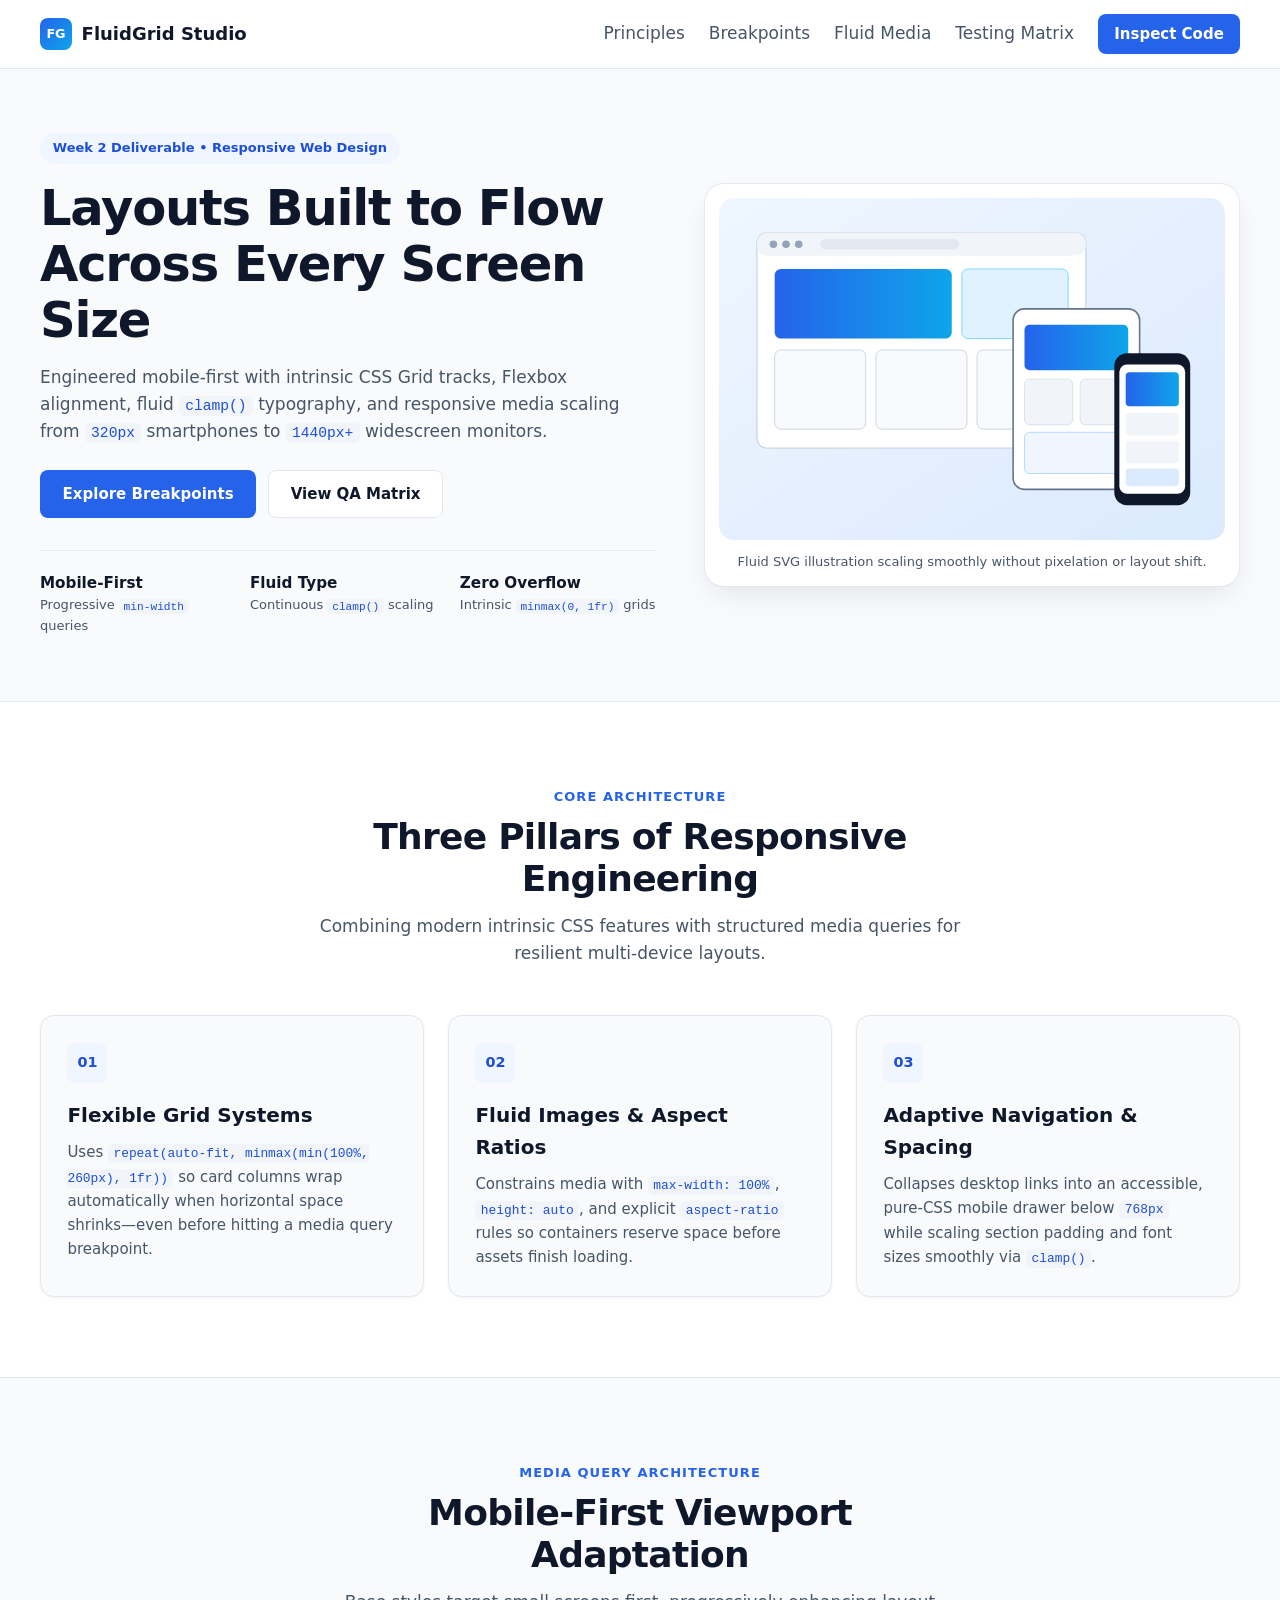
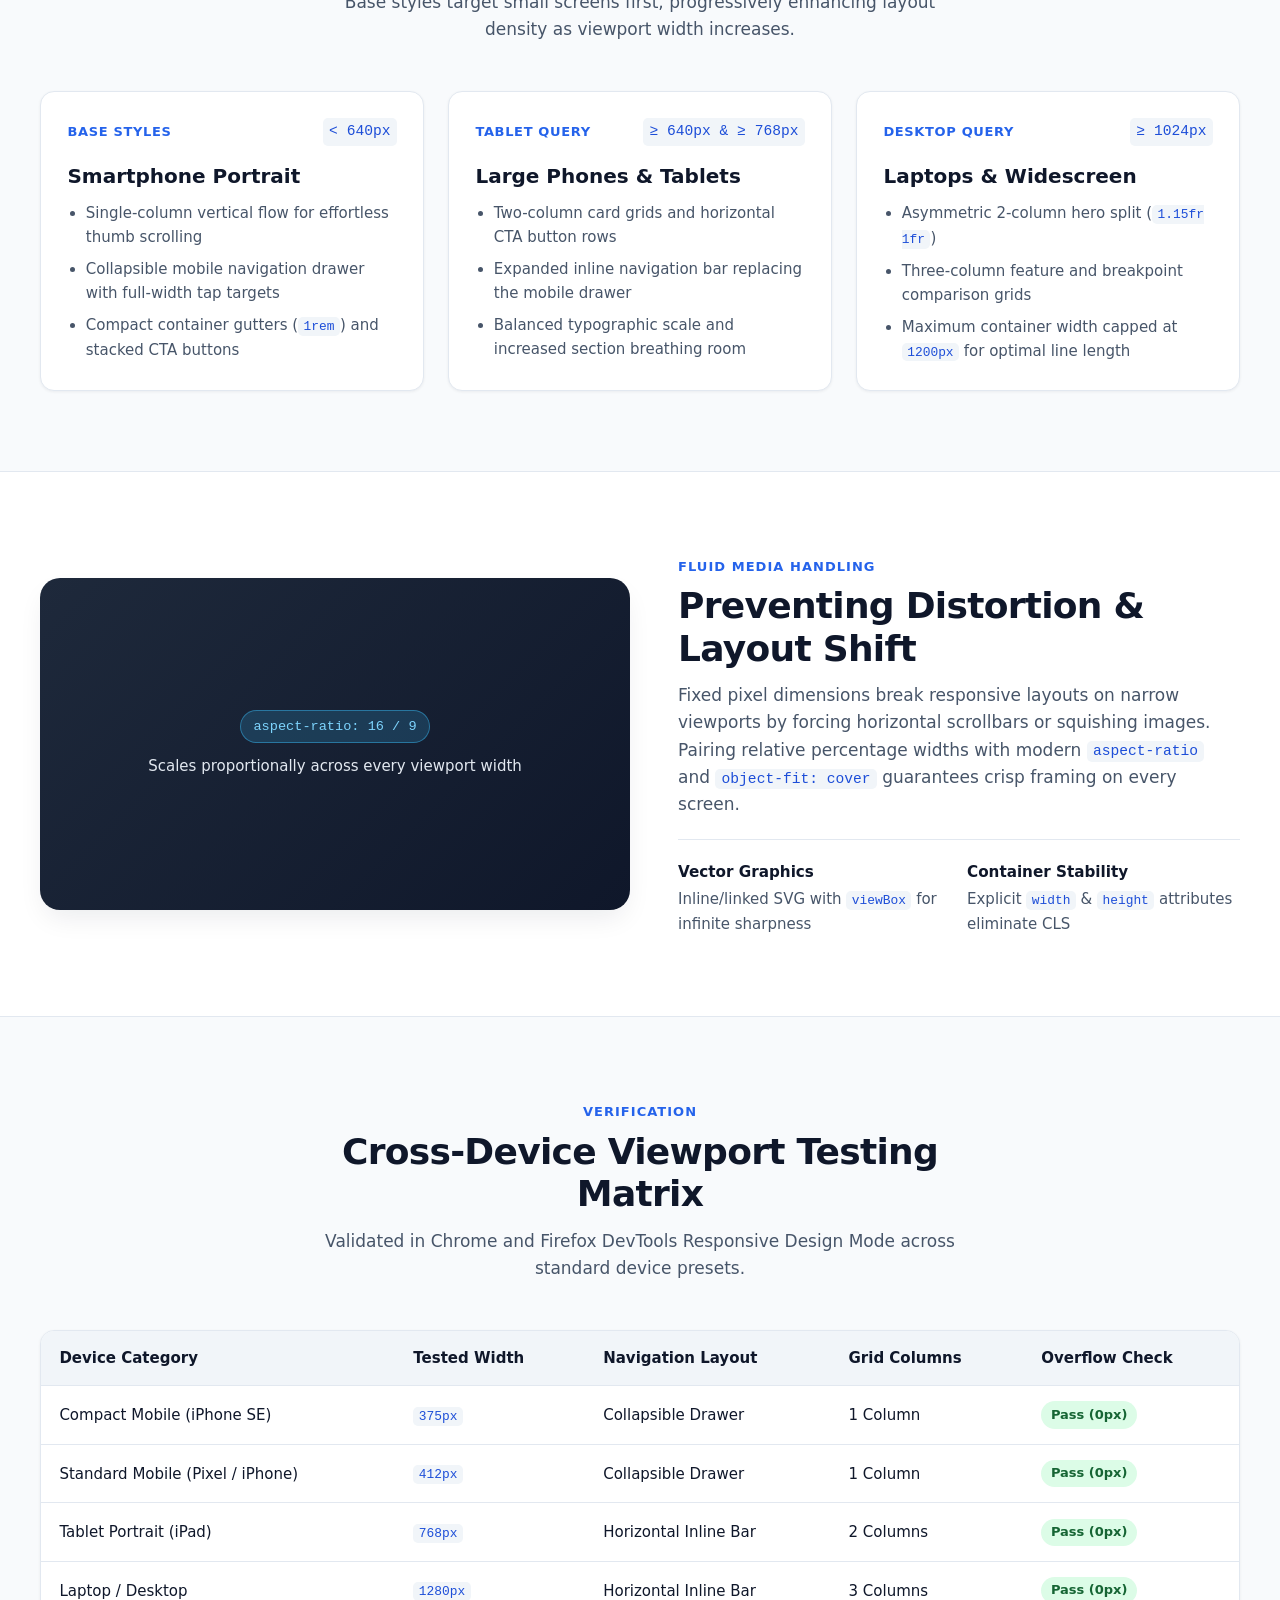
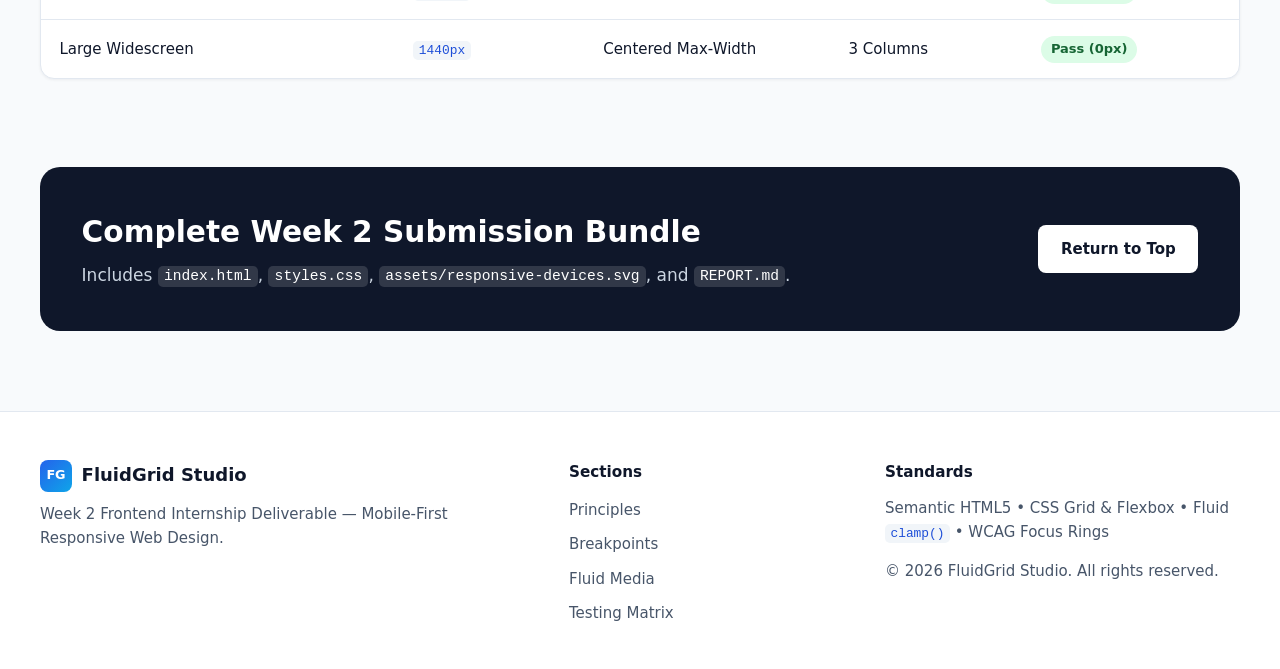
<file: week-2-responsive-web-design/week-2-responsive-web-design/index.html>
<!DOCTYPE html>
<html lang="en">
<head>
  <meta charset="UTF-8" />
  <meta name="viewport" content="width=device-width, initial-scale=1.0" />
  <meta name="description" content="Week 2 Frontend Internship Task: Responsive Web Design featuring fluid grids, flexible images, CSS clamp() typography, and adaptive media queries." />
  <title>FluidGrid Studio — Responsive Web Design Showcase</title>
  <link rel="stylesheet" href="styles.css" />
</head>
<body>
  <a href="#main-content" class="skip-link">Skip to main content</a>

  <!-- Header & Pure-CSS Responsive Navigation -->
  <header class="site-header">
    <div class="container nav-bar">
      <a href="#" class="brand" aria-label="FluidGrid Studio Home">
        <span class="brand-badge" aria-hidden="true">FG</span>
        <span>FluidGrid Studio</span>
      </a>

      <!-- Pure CSS Hamburger Toggle for Mobile Viewports -->
      <input type="checkbox" id="nav-toggle" class="nav-toggle" aria-label="Toggle navigation menu" />
      <label for="nav-toggle" class="nav-toggle-label" aria-hidden="true">
        <span></span>
        <span></span>
        <span></span>
      </label>

      <nav class="site-nav" aria-label="Primary Navigation">
        <ul class="nav-list">
          <li><a href="#principles">Principles</a></li>
          <li><a href="#breakpoints">Breakpoints</a></li>
          <li><a href="#gallery">Fluid Media</a></li>
          <li><a href="#testing">Testing Matrix</a></li>
          <li><a href="#contact" class="btn btn-primary btn-sm">Inspect Code</a></li>
        </ul>
      </nav>
    </div>
  </header>

  <!-- Main Content -->
  <main id="main-content">
    <!-- Hero Section -->
    <section class="hero">
      <div class="container hero-layout">
        <div class="hero-text">
          <span class="pill">Week 2 Deliverable &bull; Responsive Web Design</span>
          <h1>Layouts Built to Flow Across Every Screen Size</h1>
          <p class="hero-lead">
            Engineered mobile-first with intrinsic CSS Grid tracks, Flexbox alignment, fluid <code>clamp()</code> typography, and responsive media scaling from <code>320px</code> smartphones to <code>1440px+</code> widescreen monitors.
          </p>
          <div class="hero-cta-group">
            <a href="#breakpoints" class="btn btn-primary">Explore Breakpoints</a>
            <a href="#testing" class="btn btn-secondary">View QA Matrix</a>
          </div>
          <ul class="hero-stats" aria-label="Key Responsive Techniques">
            <li>
              <strong>Mobile-First</strong>
              <span>Progressive <code>min-width</code> queries</span>
            </li>
            <li>
              <strong>Fluid Type</strong>
              <span>Continuous <code>clamp()</code> scaling</span>
            </li>
            <li>
              <strong>Zero Overflow</strong>
              <span>Intrinsic <code>minmax(0, 1fr)</code> grids</span>
            </li>
          </ul>
        </div>

        <figure class="hero-figure">
          <img
            src="assets/responsive-devices.svg"
            alt="Diagram showing desktop, tablet, and smartphone layouts adapting across viewports"
            width="800"
            height="540"
          />
          <figcaption>Fluid SVG illustration scaling smoothly without pixelation or layout shift.</figcaption>
        </figure>
      </div>
    </section>

    <!-- Core Responsive Principles -->
    <section id="principles" class="section section-surface">
      <div class="container">
        <header class="section-heading">
          <span class="eyebrow">Core Architecture</span>
          <h2>Three Pillars of Responsive Engineering</h2>
          <p>Combining modern intrinsic CSS features with structured media queries for resilient multi-device layouts.</p>
        </header>

        <div class="auto-grid">
          <article class="feature-card">
            <div class="icon-chip" aria-hidden="true">01</div>
            <h3>Flexible Grid Systems</h3>
            <p>
              Uses <code>repeat(auto-fit, minmax(min(100%, 260px), 1fr))</code> so card columns wrap automatically when horizontal space shrinks—even before hitting a media query breakpoint.
            </p>
          </article>

          <article class="feature-card">
            <div class="icon-chip" aria-hidden="true">02</div>
            <h3>Fluid Images &amp; Aspect Ratios</h3>
            <p>
              Constrains media with <code>max-width: 100%</code>, <code>height: auto</code>, and explicit <code>aspect-ratio</code> rules so containers reserve space before assets finish loading.
            </p>
          </article>

          <article class="feature-card">
            <div class="icon-chip" aria-hidden="true">03</div>
            <h3>Adaptive Navigation &amp; Spacing</h3>
            <p>
              Collapses desktop links into an accessible, pure-CSS mobile drawer below <code>768px</code> while scaling section padding and font sizes smoothly via <code>clamp()</code>.
            </p>
          </article>
        </div>
      </div>
    </section>

    <!-- Breakpoint Strategy Section -->
    <section id="breakpoints" class="section">
      <div class="container">
        <header class="section-heading">
          <span class="eyebrow">Media Query Architecture</span>
          <h2>Mobile-First Viewport Adaptation</h2>
          <p>Base styles target small screens first, progressively enhancing layout density as viewport width increases.</p>
        </header>

        <div class="breakpoint-grid">
          <article class="bp-card">
            <div class="bp-header">
              <span class="bp-tag">Base Styles</span>
              <code>&lt; 640px</code>
            </div>
            <h3>Smartphone Portrait</h3>
            <ul>
              <li>Single-column vertical flow for effortless thumb scrolling</li>
              <li>Collapsible mobile navigation drawer with full-width tap targets</li>
              <li>Compact container gutters (<code>1rem</code>) and stacked CTA buttons</li>
            </ul>
          </article>

          <article class="bp-card">
            <div class="bp-header">
              <span class="bp-tag">Tablet Query</span>
              <code>&ge; 640px &amp; &ge; 768px</code>
            </div>
            <h3>Large Phones &amp; Tablets</h3>
            <ul>
              <li>Two-column card grids and horizontal CTA button rows</li>
              <li>Expanded inline navigation bar replacing the mobile drawer</li>
              <li>Balanced typographic scale and increased section breathing room</li>
            </ul>
          </article>

          <article class="bp-card">
            <div class="bp-header">
              <span class="bp-tag">Desktop Query</span>
              <code>&ge; 1024px</code>
            </div>
            <h3>Laptops &amp; Widescreen</h3>
            <ul>
              <li>Asymmetric 2-column hero split (<code>1.15fr 1fr</code>)</li>
              <li>Three-column feature and breakpoint comparison grids</li>
              <li>Maximum container width capped at <code>1200px</code> for optimal line length</li>
            </ul>
          </article>
        </div>
      </div>
    </section>

    <!-- Fluid Media Showcase -->
    <section id="gallery" class="section section-surface">
      <div class="container media-split">
        <div class="media-card">
          <div class="aspect-frame ratio-16-9" role="img" aria-label="16 by 9 fluid media container demonstration">
            <div class="ratio-badge">aspect-ratio: 16 / 9</div>
            <p>Scales proportionally across every viewport width</p>
          </div>
        </div>

        <div class="media-copy">
          <span class="eyebrow">Fluid Media Handling</span>
          <h2>Preventing Distortion &amp; Layout Shift</h2>
          <p>
            Fixed pixel dimensions break responsive layouts on narrow viewports by forcing horizontal scrollbars or squishing images. Pairing relative percentage widths with modern <code>aspect-ratio</code> and <code>object-fit: cover</code> guarantees crisp framing on every screen.
          </p>
          <dl class="spec-list">
            <div>
              <dt>Vector Graphics</dt>
              <dd>Inline/linked SVG with <code>viewBox</code> for infinite sharpness</dd>
            </div>
            <div>
              <dt>Container Stability</dt>
              <dd>Explicit <code>width</code> &amp; <code>height</code> attributes eliminate CLS</dd>
            </div>
          </dl>
        </div>
      </div>
    </section>

    <!-- Responsive Testing Matrix Table -->
    <section id="testing" class="section">
      <div class="container">
        <header class="section-heading">
          <span class="eyebrow">Verification</span>
          <h2>Cross-Device Viewport Testing Matrix</h2>
          <p>Validated in Chrome and Firefox DevTools Responsive Design Mode across standard device presets.</p>
        </header>

        <div class="table-wrapper" role="region" aria-label="Viewport Testing Matrix" tabindex="0">
          <table class="qa-table">
            <thead>
              <tr>
                <th>Device Category</th>
                <th>Tested Width</th>
                <th>Navigation Layout</th>
                <th>Grid Columns</th>
                <th>Overflow Check</th>
              </tr>
            </thead>
            <tbody>
              <tr>
                <td>Compact Mobile (iPhone SE)</td>
                <td><code>375px</code></td>
                <td>Collapsible Drawer</td>
                <td>1 Column</td>
                <td><span class="status-pass">Pass (0px)</span></td>
              </tr>
              <tr>
                <td>Standard Mobile (Pixel / iPhone)</td>
                <td><code>412px</code></td>
                <td>Collapsible Drawer</td>
                <td>1 Column</td>
                <td><span class="status-pass">Pass (0px)</span></td>
              </tr>
              <tr>
                <td>Tablet Portrait (iPad)</td>
                <td><code>768px</code></td>
                <td>Horizontal Inline Bar</td>
                <td>2 Columns</td>
                <td><span class="status-pass">Pass (0px)</span></td>
              </tr>
              <tr>
                <td>Laptop / Desktop</td>
                <td><code>1280px</code></td>
                <td>Horizontal Inline Bar</td>
                <td>3 Columns</td>
                <td><span class="status-pass">Pass (0px)</span></td>
              </tr>
              <tr>
                <td>Large Widescreen</td>
                <td><code>1440px</code></td>
                <td>Centered Max-Width</td>
                <td>3 Columns</td>
                <td><span class="status-pass">Pass (0px)</span></td>
              </tr>
            </tbody>
          </table>
        </div>
      </div>
    </section>

    <!-- Call to Action -->
    <section id="contact" class="section cta-wrap">
      <div class="container">
        <div class="cta-banner">
          <div>
            <h2>Complete Week 2 Submission Bundle</h2>
            <p>Includes <code>index.html</code>, <code>styles.css</code>, <code>assets/responsive-devices.svg</code>, and <code>REPORT.md</code>.</p>
          </div>
          <a href="#main-content" class="btn btn-light">Return to Top</a>
        </div>
      </div>
    </section>
  </main>

  <!-- Footer -->
  <footer class="site-footer">
    <div class="container footer-layout">
      <div>
        <a href="#" class="brand">
          <span class="brand-badge" aria-hidden="true">FG</span>
          <span>FluidGrid Studio</span>
        </a>
        <p class="footer-note">Week 2 Frontend Internship Deliverable — Mobile-First Responsive Web Design.</p>
      </div>

      <div class="footer-col">
        <h4>Sections</h4>
        <ul>
          <li><a href="#principles">Principles</a></li>
          <li><a href="#breakpoints">Breakpoints</a></li>
          <li><a href="#gallery">Fluid Media</a></li>
          <li><a href="#testing">Testing Matrix</a></li>
        </ul>
      </div>

      <div class="footer-col">
        <h4>Standards</h4>
        <p>Semantic HTML5 &bull; CSS Grid &amp; Flexbox &bull; Fluid <code>clamp()</code> &bull; WCAG Focus Rings</p>
        <p class="copyright">&copy; 2026 FluidGrid Studio. All rights reserved.</p>
      </div>
    </div>
  </footer>
</body>
</html>
</file>
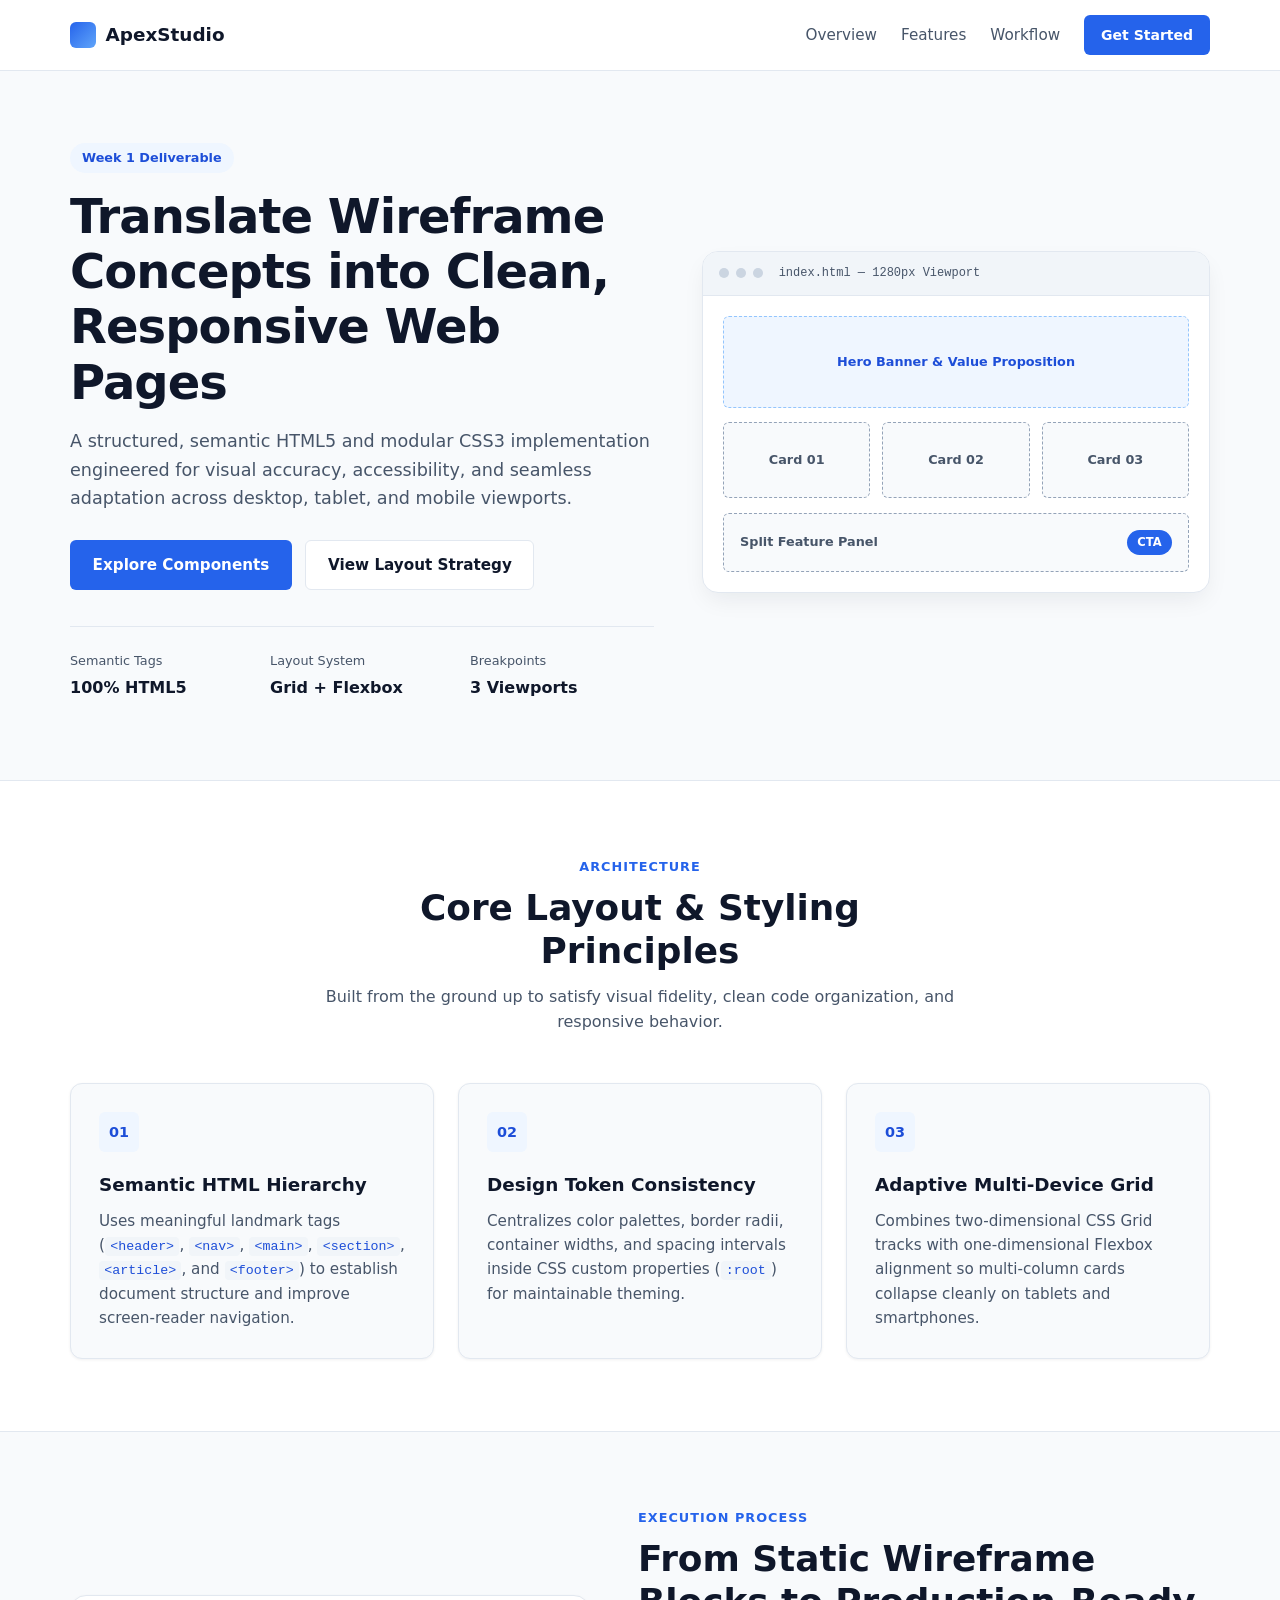
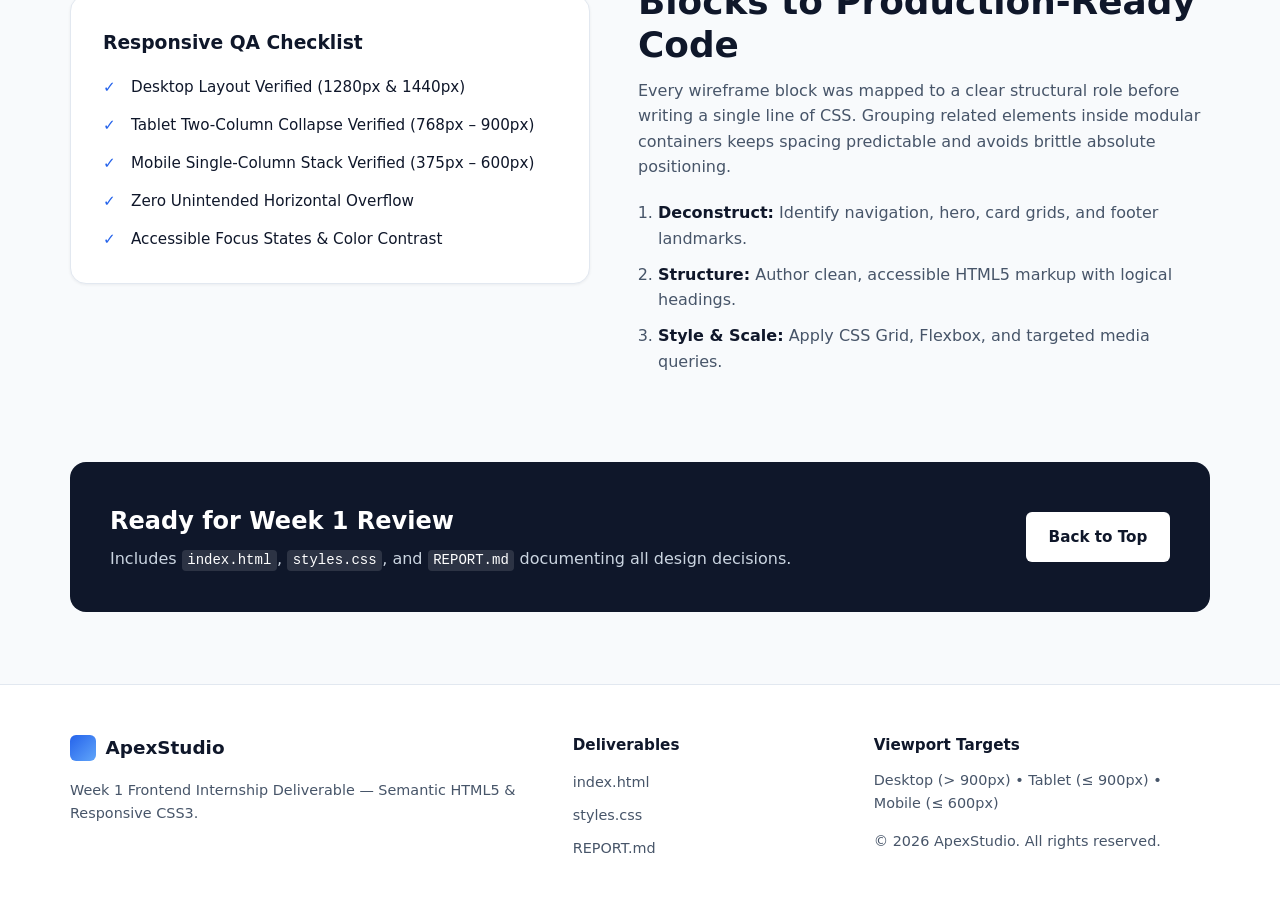
<file: new project/intex.html>
<!DOCTYPE html>
<html lang="en">
<head>
  <meta charset="UTF-8" />
  <meta name="viewport" content="width=device-width, initial-scale=1.0" />
  <meta name="description" content="Week 1 Internship Task: Responsive static webpage translated from a wireframe concept using semantic HTML5 and modern CSS3." />
  <title>ApexStudio — Wireframe to Static Web Page</title>
  <link rel="stylesheet" href="styles.css">
</head>
<body>
  <!-- Header & Primary Navigation -->
  <header class="site-header">
    <div class="container nav-wrapper">
      <a href="#" class="brand" aria-label="ApexStudio Home">
        <span class="brand-mark" aria-hidden="true"></span>
        <span>ApexStudio</span>
      </a>

      <nav aria-label="Primary Navigation">
        <ul class="nav-links">
          <li><a href="#overview">Overview</a></li>
          <li><a href="#features">Features</a></li>
          <li><a href="#workflow">Workflow</a></li>
          <li><a href="#contact" class="btn btn-primary btn-sm">Get Started</a></li>
        </ul>
      </nav>
    </div>
  </header>

  <!-- Main Content -->
  <main>
    <!-- Hero Section -->
    <section id="overview" class="hero">
      <div class="container hero-grid">
        <div class="hero-copy">
          <span class="badge">Week 1 Deliverable</span>
          <h1>Translate Wireframe Concepts into Clean, Responsive Web Pages</h1>
          <p class="lead">
            A structured, semantic HTML5 and modular CSS3 implementation engineered for visual accuracy, accessibility, and seamless adaptation across desktop, tablet, and mobile viewports.
          </p>
          <div class="hero-actions">
            <a href="#features" class="btn btn-primary">Explore Components</a>
            <a href="#workflow" class="btn btn-outline">View Layout Strategy</a>
          </div>
          <dl class="hero-metrics" aria-label="Implementation Highlights">
            <div>
              <dt>Semantic Tags</dt>
              <dd>100% HTML5</dd>
            </div>
            <div>
              <dt>Layout System</dt>
              <dd>Grid + Flexbox</dd>
            </div>
            <div>
              <dt>Breakpoints</dt>
              <dd>3 Viewports</dd>
            </div>
          </dl>
        </div>

        <div class="hero-visual" aria-label="Wireframe Preview Card">
          <div class="mockup-frame">
            <div class="mockup-topbar">
              <span class="dot"></span>
              <span class="dot"></span>
              <span class="dot"></span>
              <span class="mockup-url">index.html — 1280px Viewport</span>
            </div>
            <div class="mockup-body">
              <div class="wire-block wire-banner">Hero Banner &amp; Value Proposition</div>
              <div class="wire-row">
                <div class="wire-block wire-card">Card 01</div>
                <div class="wire-block wire-card">Card 02</div>
                <div class="wire-block wire-card">Card 03</div>
              </div>
              <div class="wire-block wire-split">
                <span>Split Feature Panel</span>
                <span class="wire-pill">CTA</span>
              </div>
            </div>
          </div>
        </div>
      </div>
    </section>

    <!-- Core Features Section -->
    <section id="features" class="section section-alt">
      <div class="container">
        <header class="section-header">
          <span class="section-eyebrow">Architecture</span>
          <h2>Core Layout &amp; Styling Principles</h2>
          <p>Built from the ground up to satisfy visual fidelity, clean code organization, and responsive behavior.</p>
        </header>

        <div class="card-grid">
          <article class="card">
            <div class="card-icon" aria-hidden="true">01</div>
            <h3>Semantic HTML Hierarchy</h3>
            <p>
              Uses meaningful landmark tags (<code>&lt;header&gt;</code>, <code>&lt;nav&gt;</code>, <code>&lt;main&gt;</code>, <code>&lt;section&gt;</code>, <code>&lt;article&gt;</code>, and <code>&lt;footer&gt;</code>) to establish document structure and improve screen-reader navigation.
            </p>
          </article>

          <article class="card">
            <div class="card-icon" aria-hidden="true">02</div>
            <h3>Design Token Consistency</h3>
            <p>
              Centralizes color palettes, border radii, container widths, and spacing intervals inside CSS custom properties (<code>:root</code>) for maintainable theming.
            </p>
          </article>

          <article class="card">
            <div class="card-icon" aria-hidden="true">03</div>
            <h3>Adaptive Multi-Device Grid</h3>
            <p>
              Combines two-dimensional CSS Grid tracks with one-dimensional Flexbox alignment so multi-column cards collapse cleanly on tablets and smartphones.
            </p>
          </article>
        </div>
      </div>
    </section>

    <!-- Workflow / Two-Column Feature Section -->
    <section id="workflow" class="section">
      <div class="container split-layout">
        <div class="split-media">
          <div class="checklist-panel">
            <h3>Responsive QA Checklist</h3>
            <ul class="check-list">
              <li>Desktop Layout Verified (1280px &amp; 1440px)</li>
              <li>Tablet Two-Column Collapse Verified (768px – 900px)</li>
              <li>Mobile Single-Column Stack Verified (375px – 600px)</li>
              <li>Zero Unintended Horizontal Overflow</li>
              <li>Accessible Focus States &amp; Color Contrast</li>
            </ul>
          </div>
        </div>

        <div class="split-content">
          <span class="section-eyebrow">Execution Process</span>
          <h2>From Static Wireframe Blocks to Production-Ready Code</h2>
          <p>
            Every wireframe block was mapped to a clear structural role before writing a single line of CSS. Grouping related elements inside modular containers keeps spacing predictable and avoids brittle absolute positioning.
          </p>
          <ol class="step-list">
            <li><strong>Deconstruct:</strong> Identify navigation, hero, card grids, and footer landmarks.</li>
            <li><strong>Structure:</strong> Author clean, accessible HTML5 markup with logical headings.</li>
            <li><strong>Style &amp; Scale:</strong> Apply CSS Grid, Flexbox, and targeted media queries.</li>
          </ol>
        </div>
      </div>
    </section>

    <!-- Call to Action Banner -->
    <section id="contact" class="section cta-section">
      <div class="container">
        <div class="cta-box">
          <div>
            <h2>Ready for Week 1 Review</h2>
            <p>Includes <code>index.html</code>, <code>styles.css</code>, and <code>REPORT.md</code> documenting all design decisions.</p>
          </div>
          <a href="#overview" class="btn btn-light">Back to Top</a>
        </div>
      </div>
    </section>
  </main>

  <!-- Footer -->
  <footer class="site-footer">
    <div class="container footer-grid">
      <div class="footer-brand">
        <a href="#" class="brand">
          <span class="brand-mark" aria-hidden="true"></span>
          <span>ApexStudio</span>
        </a>
        <p>Week 1 Frontend Internship Deliverable — Semantic HTML5 &amp; Responsive CSS3.</p>
      </div>

      <div class="footer-links">
        <h4>Deliverables</h4>
        <ul>
          <li><a href="#overview">index.html</a></li>
          <li><a href="#features">styles.css</a></li>
          <li><a href="#workflow">REPORT.md</a></li>
        </ul>
      </div>

      <div class="footer-meta">
        <h4>Viewport Targets</h4>
        <p>Desktop (&gt; 900px) &bull; Tablet (&le; 900px) &bull; Mobile (&le; 600px)</p>
        <p class="copyright">&copy; 2026 ApexStudio. All rights reserved.</p>
      </div>
    </div>
  </footer>
</body>
</html>
</file>
<file: week-2-responsive-web-design/week-2-responsive-web-design/styles.css>
/* ==========================================================================
   Week 2 Task: Implementation of Responsive Web Design
   Approach: Mobile-First CSS Architecture with Fluid Typography, Intrinsic
             Grids, Fluid Media, and Progressive min-width Media Queries.
   ========================================================================== */

:root {
  /* Color System */
  --bg-page: #f8fafc;
  --bg-surface: #ffffff;
  --bg-subtle: #f1f5f9;
  --text-main: #0f172a;
  --text-muted: #475569;
  --primary: #2563eb;
  --primary-hover: #1d4ed8;
  --primary-tint: #eff6ff;
  --accent: #0ea5e9;
  --border: #e2e8f0;
  --dark-surface: #0f172a;
  --success-bg: #dcfce7;
  --success-text: #166534;

  /* Fluid Typography Scale */
  --fs-xs: 0.8125rem;
  --fs-sm: 0.9375rem;
  --fs-base: clamp(1rem, 0.96rem + 0.2vw, 1.0625rem);
  --fs-h3: clamp(1.125rem, 1.05rem + 0.35vw, 1.25rem);
  --fs-h2: clamp(1.6rem, 1.3rem + 1.4vw, 2.25rem);
  --fs-h1: clamp(1.95rem, 1.45rem + 2.4vw, 3.1rem);

  /* Fluid Spacing & Layout Tokens */
  --space-section: clamp(3rem, 2.2rem + 3.5vw, 5rem);
  --container-max: 1200px;
  --radius-sm: 8px;
  --radius-md: 14px;
  --radius-lg: 20px;
  --shadow-sm: 0 1px 3px rgba(15, 23, 42, 0.06);
  --shadow-md: 0 12px 28px -6px rgba(15, 23, 42, 0.09);
  --transition: 0.2s ease;
}

/* 1. Reset & Accessibility Foundations
   -------------------------------------------------------------------------- */
*,
*::before,
*::after {
  box-sizing: border-box;
}

html {
  scroll-behavior: smooth;
  -webkit-text-size-adjust: 100%;
}

body {
  margin: 0;
  font-family: system-ui, -apple-system, BlinkMacSystemFont, "Segoe UI", Roboto, sans-serif;
  font-size: var(--fs-base);
  line-height: 1.6;
  color: var(--text-main);
  background-color: var(--bg-page);
  overflow-x: hidden;
}

img,
svg,
picture,
video {
  max-width: 100%;
  height: auto;
  display: block;
}

h1, h2, h3, h4, p {
  margin-top: 0;
}

code {
  font-family: ui-monospace, SFMono-Regular, Menlo, Monaco, Consolas, monospace;
  font-size: 0.86em;
  background-color: var(--bg-subtle);
  color: var(--primary-hover);
  padding: 0.15em 0.42em;
  border-radius: 5px;
}

a:focus-visible,
button:focus-visible,
input:focus-visible + label,
.table-wrapper:focus-visible {
  outline: 3px solid var(--primary);
  outline-offset: 2px;
}

.skip-link {
  position: absolute;
  left: -9999px;
  top: 0.75rem;
  z-index: 999;
  background: var(--primary);
  color: #ffffff;
  padding: 0.65rem 1rem;
  border-radius: var(--radius-sm);
  font-weight: 600;
  text-decoration: none;
}

.skip-link:focus {
  left: 0.75rem;
}

/* 2. Fluid Containers & Section Rhythm
   -------------------------------------------------------------------------- */
.container {
  width: min(100% - 2rem, var(--container-max));
  margin-inline: auto;
}

.section {
  padding-block: var(--space-section);
}

.section-surface {
  background-color: var(--bg-surface);
  border-block: 1px solid var(--border);
}

.section-heading {
  max-width: 650px;
  margin-inline: auto;
  text-align: center;
  margin-bottom: clamp(2rem, 1.5rem + 2vw, 3rem);
}

.eyebrow {
  display: inline-block;
  font-size: var(--fs-xs);
  font-weight: 700;
  text-transform: uppercase;
  letter-spacing: 0.08em;
  color: var(--primary);
  margin-bottom: 0.5rem;
}

.section-heading h2,
.media-copy h2 {
  font-size: var(--fs-h2);
  line-height: 1.18;
  letter-spacing: -0.02em;
  margin-bottom: 0.75rem;
}

.section-heading p {
  color: var(--text-muted);
  margin-bottom: 0;
}

/* 3. Buttons
   -------------------------------------------------------------------------- */
.btn {
  display: inline-flex;
  align-items: center;
  justify-content: center;
  min-height: 44px;
  padding: 0.7rem 1.35rem;
  border-radius: var(--radius-sm);
  font-weight: 600;
  font-size: var(--fs-sm);
  text-decoration: none;
  border: 1px solid transparent;
  transition: background-color var(--transition), border-color var(--transition), color var(--transition);
}

.btn-sm {
  min-height: 38px;
  padding: 0.45rem 0.95rem;
}

.btn-primary {
  background-color: var(--primary);
  color: #ffffff;
}

.btn-primary:hover {
  background-color: var(--primary-hover);
}

.btn-secondary {
  background-color: var(--bg-surface);
  color: var(--text-main);
  border-color: var(--border);
}

.btn-secondary:hover {
  background-color: var(--bg-subtle);
}

.btn-light {
  background-color: #ffffff;
  color: var(--dark-surface);
}

.btn-light:hover {
  background-color: var(--bg-subtle);
}

/* 4. Mobile-First Header & Pure-CSS Collapsible Navigation
   -------------------------------------------------------------------------- */
.site-header {
  position: sticky;
  top: 0;
  z-index: 100;
  background-color: rgba(255, 255, 255, 0.96);
  backdrop-filter: blur(8px);
  border-bottom: 1px solid var(--border);
}

.nav-bar {
  display: flex;
  flex-wrap: wrap;
  align-items: center;
  justify-content: space-between;
  min-height: 68px;
  padding-block: 0.65rem;
}

.brand {
  display: inline-flex;
  align-items: center;
  gap: 0.6rem;
  text-decoration: none;
  color: var(--text-main);
  font-weight: 700;
  font-size: 1.125rem;
}

.brand-badge {
  width: 32px;
  height: 32px;
  border-radius: 8px;
  background: linear-gradient(135deg, var(--primary), var(--accent));
  color: #ffffff;
  font-size: 0.8rem;
  font-weight: 800;
  display: grid;
  place-items: center;
}

.nav-toggle {
  position: absolute;
  opacity: 0;
  pointer-events: none;
}

.nav-toggle-label {
  display: flex;
  flex-direction: column;
  justify-content: center;
  gap: 5px;
  width: 44px;
  height: 44px;
  padding: 10px;
  border-radius: var(--radius-sm);
  border: 1px solid var(--border);
  cursor: pointer;
}

.nav-toggle-label span {
  display: block;
  width: 100%;
  height: 2px;
  background-color: var(--text-main);
  border-radius: 2px;
  transition: transform var(--transition), opacity var(--transition);
}

.site-nav {
  display: none;
  width: 100%;
  padding-top: 0.85rem;
  margin-top: 0.65rem;
  border-top: 1px solid var(--border);
}

.nav-toggle:checked ~ .site-nav {
  display: block;
}

.nav-toggle:checked + .nav-toggle-label span:nth-child(1) {
  transform: translateY(7px) rotate(45deg);
}

.nav-toggle:checked + .nav-toggle-label span:nth-child(2) {
  opacity: 0;
}

.nav-toggle:checked + .nav-toggle-label span:nth-child(3) {
  transform: translateY(-7px) rotate(-45deg);
}

.nav-list {
  list-style: none;
  margin: 0;
  padding: 0;
  display: flex;
  flex-direction: column;
  gap: 0.5rem;
}

.nav-list a:not(.btn) {
  display: block;
  padding: 0.55rem 0.25rem;
  text-decoration: none;
  color: var(--text-muted);
  font-weight: 500;
}

.nav-list a:not(.btn):hover {
  color: var(--primary);
}

.nav-list .btn {
  width: 100%;
  margin-top: 0.25rem;
}

/* 5. Mobile-First Hero Section
   -------------------------------------------------------------------------- */
.hero {
  padding-block: clamp(2.5rem, 2rem + 2.5vw, 4.75rem);
}

.hero-layout {
  display: grid;
  grid-template-columns: 1fr;
  gap: 2.25rem;
  align-items: center;
}

.pill {
  display: inline-block;
  padding: 0.3rem 0.8rem;
  border-radius: 999px;
  background-color: var(--primary-tint);
  color: var(--primary-hover);
  font-size: var(--fs-xs);
  font-weight: 700;
  margin-bottom: 1rem;
}

.hero-text h1 {
  font-size: var(--fs-h1);
  line-height: 1.13;
  letter-spacing: -0.025em;
  margin-bottom: 1rem;
}

.hero-lead {
  color: var(--text-muted);
  margin-bottom: 1.5rem;
  max-width: 58ch;
}

.hero-cta-group {
  display: flex;
  flex-direction: column;
  gap: 0.75rem;
  margin-bottom: 2rem;
}

.hero-stats {
  list-style: none;
  margin: 0;
  padding: 1.25rem 0 0;
  border-top: 1px solid var(--border);
  display: grid;
  grid-template-columns: 1fr;
  gap: 0.85rem;
}

.hero-stats li {
  display: flex;
  flex-direction: column;
}

.hero-stats strong {
  font-size: 0.95rem;
}

.hero-stats span {
  font-size: var(--fs-xs);
  color: var(--text-muted);
}

.hero-figure {
  margin: 0;
  background-color: var(--bg-surface);
  border: 1px solid var(--border);
  border-radius: var(--radius-lg);
  padding: 0.85rem;
  box-shadow: var(--shadow-md);
}

.hero-figure img {
  width: 100%;
  border-radius: var(--radius-md);
}

.hero-figure figcaption {
  margin-top: 0.75rem;
  font-size: var(--fs-xs);
  color: var(--text-muted);
  text-align: center;
}

/* 6. Intrinsic Auto-Fit Card Grid
   -------------------------------------------------------------------------- */
.auto-grid {
  display: grid;
  grid-template-columns: repeat(auto-fit, minmax(min(100%, 270px), 1fr));
  gap: 1.5rem;
}

.feature-card {
  background-color: var(--bg-page);
  border: 1px solid var(--border);
  border-radius: var(--radius-md);
  padding: 1.65rem;
  box-shadow: var(--shadow-sm);
}

.icon-chip {
  width: 40px;
  height: 40px;
  border-radius: var(--radius-sm);
  background-color: var(--primary-tint);
  color: var(--primary-hover);
  font-weight: 700;
  font-size: 0.9rem;
  display: grid;
  place-items: center;
  margin-bottom: 1rem;
}

.feature-card h3,
.bp-card h3 {
  font-size: var(--fs-h3);
  margin-bottom: 0.6rem;
}

.feature-card p {
  color: var(--text-muted);
  margin-bottom: 0;
  font-size: var(--fs-sm);
}

/* 7. Breakpoint Cards
   -------------------------------------------------------------------------- */
.breakpoint-grid {
  display: grid;
  grid-template-columns: 1fr;
  gap: 1.5rem;
}

.bp-card {
  background-color: var(--bg-surface);
  border: 1px solid var(--border);
  border-radius: var(--radius-md);
  padding: 1.65rem;
  box-shadow: var(--shadow-sm);
}

.bp-header {
  display: flex;
  align-items: center;
  justify-content: space-between;
  gap: 0.5rem;
  margin-bottom: 0.85rem;
}

.bp-tag {
  font-size: var(--fs-xs);
  font-weight: 700;
  color: var(--primary);
  text-transform: uppercase;
  letter-spacing: 0.05em;
}

.bp-card ul {
  margin: 0;
  padding-left: 1.15rem;
  color: var(--text-muted);
  font-size: var(--fs-sm);
  display: grid;
  gap: 0.5rem;
}

/* 8. Fluid Media & Aspect Ratio Section
   -------------------------------------------------------------------------- */
.media-split {
  display: grid;
  grid-template-columns: 1fr;
  gap: 2rem;
  align-items: center;
}

.aspect-frame {
  width: 100%;
  aspect-ratio: 16 / 9;
  border-radius: var(--radius-lg);
  background: linear-gradient(135deg, #1e293b, #0f172a);
  color: #ffffff;
  padding: 1.5rem;
  display: flex;
  flex-direction: column;
  align-items: center;
  justify-content: center;
  text-align: center;
  box-shadow: var(--shadow-md);
}

.ratio-badge {
  background-color: rgba(56, 189, 248, 0.18);
  border: 1px solid rgba(56, 189, 248, 0.45);
  color: #7dd3fc;
  font-family: ui-monospace, SFMono-Regular, Menlo, monospace;
  font-size: 0.85rem;
  padding: 0.3rem 0.75rem;
  border-radius: 999px;
  margin-bottom: 0.65rem;
}

.aspect-frame p {
  margin: 0;
  color: #e2e8f0;
  font-size: var(--fs-sm);
}

.media-copy p {
  color: var(--text-muted);
}

.spec-list {
  display: grid;
  grid-template-columns: 1fr;
  gap: 1rem;
  margin: 1.25rem 0 0;
  padding-top: 1.25rem;
  border-top: 1px solid var(--border);
}

.spec-list dt {
  font-weight: 700;
  font-size: 0.95rem;
}

.spec-list dd {
  margin: 0.2rem 0 0;
  color: var(--text-muted);
  font-size: var(--fs-sm);
}

/* 9. Responsive Table Wrapper
   -------------------------------------------------------------------------- */
.table-wrapper {
  width: 100%;
  overflow-x: auto;
  background-color: var(--bg-surface);
  border: 1px solid var(--border);
  border-radius: var(--radius-md);
  box-shadow: var(--shadow-sm);
}

.qa-table {
  width: 100%;
  min-width: 620px;
  border-collapse: collapse;
  text-align: left;
  font-size: var(--fs-sm);
}

.qa-table th,
.qa-table td {
  padding: 0.95rem 1.15rem;
  border-bottom: 1px solid var(--border);
}

.qa-table thead th {
  background-color: var(--bg-subtle);
  font-weight: 700;
  color: var(--text-main);
}

.qa-table tbody tr:last-child td {
  border-bottom: none;
}

.status-pass {
  display: inline-block;
  padding: 0.2rem 0.6rem;
  border-radius: 999px;
  background-color: var(--success-bg);
  color: var(--success-text);
  font-weight: 700;
  font-size: var(--fs-xs);
}

/* 10. CTA Banner & Footer
   -------------------------------------------------------------------------- */
.cta-wrap {
  padding-top: 0.5rem;
}

.cta-banner {
  background-color: var(--dark-surface);
  color: #ffffff;
  border-radius: var(--radius-lg);
  padding: clamp(1.75rem, 1.4rem + 1.5vw, 2.75rem);
  display: flex;
  flex-direction: column;
  align-items: flex-start;
  gap: 1.25rem;
}

.cta-banner h2 {
  font-size: clamp(1.35rem, 1.15rem + 0.9vw, 1.85rem);
  margin-bottom: 0.35rem;
}

.cta-banner p {
  color: #cbd5e1;
  margin-bottom: 0;
}

.cta-banner code {
  background-color: rgba(255, 255, 255, 0.14);
  color: #ffffff;
}

.site-footer {
  background-color: var(--bg-surface);
  border-top: 1px solid var(--border);
  padding-block: 3rem;
}

.footer-layout {
  display: grid;
  grid-template-columns: 1fr;
  gap: 2rem;
}

.footer-note,
.footer-col p {
  color: var(--text-muted);
  font-size: var(--fs-sm);
  margin-top: 0.65rem;
}

.footer-col h4 {
  font-size: 0.95rem;
  margin-bottom: 0.75rem;
}

.footer-col ul {
  list-style: none;
  margin: 0;
  padding: 0;
  display: grid;
  gap: 0.45rem;
}

.footer-col a {
  text-decoration: none;
  color: var(--text-muted);
  font-size: var(--fs-sm);
}

.footer-col a:hover {
  color: var(--primary);
}

.copyright {
  margin-top: 1rem;
  font-size: var(--fs-xs);
}

/* ==========================================================================
   11. Progressive Enhancement Media Queries (Mobile-First min-width)
   ========================================================================== */

/* Small Tablets & Large Phones (>= 640px) */
@media (min-width: 640px) {
  .hero-cta-group {
    flex-direction: row;
    flex-wrap: wrap;
  }

  .hero-stats {
    grid-template-columns: repeat(3, minmax(0, 1fr));
  }

  .spec-list {
    grid-template-columns: repeat(2, minmax(0, 1fr));
  }

  .footer-layout {
    grid-template-columns: repeat(2, minmax(0, 1fr));
  }
}

/* Tablets & Small Laptops (>= 768px) */
@media (min-width: 768px) {
  .nav-toggle-label {
    display: none;
  }

  .site-nav {
    display: block;
    width: auto;
    padding-top: 0;
    margin-top: 0;
    border-top: none;
  }

  .nav-list {
    flex-direction: row;
    align-items: center;
    gap: 1.5rem;
  }

  .nav-list a:not(.btn) {
    padding: 0.35rem 0;
  }

  .nav-list .btn {
    width: auto;
    margin-top: 0;
  }

  .breakpoint-grid {
    grid-template-columns: repeat(2, minmax(0, 1fr));
  }

  .cta-banner {
    flex-direction: row;
    align-items: center;
    justify-content: space-between;
  }
}

/* Desktops & Widescreens (>= 1024px) */
@media (min-width: 1024px) {
  .hero-layout {
    grid-template-columns: 1.15fr 1fr;
    gap: 3rem;
  }

  .breakpoint-grid {
    grid-template-columns: repeat(3, minmax(0, 1fr));
  }

  .media-split {
    grid-template-columns: 1.05fr 1fr;
    gap: 3rem;
  }

  .footer-layout {
    grid-template-columns: 1.4fr 0.8fr 1fr;
  }
}
</file>
<file: new project/styles.css>
/* ==========================================================================
   Week 1 Task: Transforming Wireframes into Static Web Pages
   Author: Frontend Intern
   Description: Modular stylesheet using CSS Custom Properties, Grid, Flexbox,
                and responsive media queries.
   ========================================================================== */

:root {
  /* Color Palette */
  --color-bg: #f8fafc;
  --color-surface: #ffffff;
  --color-surface-alt: #f1f5f9;
  --color-text: #0f172a;
  --color-text-muted: #475569;
  --color-primary: #2563eb;
  --color-primary-dark: #1d4ed8;
  --color-primary-soft: #eff6ff;
  --color-border: #e2e8f0;
  --color-dark: #0f172a;

  /* Typography */
  --font-sans: system-ui, -apple-system, BlinkMacSystemFont, "Segoe UI", Roboto, Oxygen, Ubuntu, Cantarell, sans-serif;
  --font-mono: ui-monospace, SFMono-Regular, Menlo, Monaco, Consolas, monospace;

  /* Spacing & Sizing */
  --container-max: 1140px;
  --radius-sm: 6px;
  --radius-md: 12px;
  --radius-lg: 16px;
  --shadow-sm: 0 1px 3px rgba(15, 23, 42, 0.06);
  --shadow-md: 0 10px 25px -5px rgba(15, 23, 42, 0.08);
  --transition: 0.2s ease;
}

/* 1. Reset & Base Styles
   -------------------------------------------------------------------------- */
*,
*::before,
*::after {
  box-sizing: border-box;
}

html {
  scroll-behavior: smooth;
}

body {
  margin: 0;
  font-family: var(--font-sans);
  font-size: 1rem;
  line-height: 1.6;
  color: var(--color-text);
  background-color: var(--color-bg);
  -webkit-font-smoothing: antialiased;
}

img {
  max-width: 100%;
  display: block;
}

h1, h2, h3, h4, p {
  margin-top: 0;
}

code {
  font-family: var(--font-mono);
  font-size: 0.875em;
  background: var(--color-surface-alt);
  padding: 0.15em 0.4em;
  border-radius: 4px;
  color: var(--color-primary-dark);
}

a:focus-visible,
button:focus-visible {
  outline: 3px solid var(--color-primary);
  outline-offset: 2px;
}

/* 2. Layout Utilities
   -------------------------------------------------------------------------- */
.container {
  width: min(100% - 2rem, var(--container-max));
  margin-inline: auto;
}

.section {
  padding-block: 4.5rem;
}

.section-alt {
  background-color: var(--color-surface);
  border-block: 1px solid var(--color-border);
}

.section-header {
  max-width: 640px;
  margin-inline: auto;
  text-align: center;
  margin-bottom: 3rem;
}

.section-eyebrow {
  display: inline-block;
  font-size: 0.8rem;
  font-weight: 700;
  text-transform: uppercase;
  letter-spacing: 0.08em;
  color: var(--color-primary);
  margin-bottom: 0.5rem;
}

.section-header h2,
.split-content h2 {
  font-size: clamp(1.65rem, 2.8vw, 2.25rem);
  line-height: 1.2;
  margin-bottom: 0.75rem;
}

.section-header p {
  color: var(--color-text-muted);
  margin-bottom: 0;
}

/* 3. Buttons
   -------------------------------------------------------------------------- */
.btn {
  display: inline-flex;
  align-items: center;
  justify-content: center;
  padding: 0.75rem 1.35rem;
  border-radius: var(--radius-sm);
  font-weight: 600;
  font-size: 0.95rem;
  text-decoration: none;
  border: 1px solid transparent;
  transition: background-color var(--transition), color var(--transition), border-color var(--transition), transform var(--transition);
}

.btn-sm {
  padding: 0.5rem 1rem;
  font-size: 0.875rem;
}

.btn-primary {
  background-color: var(--color-primary);
  color: #ffffff;
}

.btn-primary:hover {
  background-color: var(--color-primary-dark);
}

.btn-outline {
  background-color: var(--color-surface);
  color: var(--color-text);
  border-color: var(--color-border);
}

.btn-outline:hover {
  border-color: var(--color-text-muted);
  background-color: var(--color-surface-alt);
}

.btn-light {
  background-color: #ffffff;
  color: var(--color-dark);
}

.btn-light:hover {
  background-color: var(--color-surface-alt);
}

/* 4. Header & Navigation
   -------------------------------------------------------------------------- */
.site-header {
  position: sticky;
  top: 0;
  z-index: 100;
  background-color: rgba(255, 255, 255, 0.95);
  backdrop-filter: blur(8px);
  border-bottom: 1px solid var(--color-border);
}

.nav-wrapper {
  display: flex;
  align-items: center;
  justify-content: space-between;
  min-height: 70px;
  gap: 1rem;
}

.brand {
  display: inline-flex;
  align-items: center;
  gap: 0.6rem;
  font-weight: 700;
  font-size: 1.15rem;
  color: var(--color-text);
  text-decoration: none;
}

.brand-mark {
  width: 26px;
  height: 26px;
  border-radius: 6px;
  background: linear-gradient(135deg, var(--color-primary), #60a5fa);
  display: inline-block;
}

.nav-links {
  list-style: none;
  display: flex;
  align-items: center;
  gap: 1.5rem;
  margin: 0;
  padding: 0;
}

.nav-links a:not(.btn) {
  text-decoration: none;
  color: var(--color-text-muted);
  font-weight: 500;
  font-size: 0.95rem;
  transition: color var(--transition);
}

.nav-links a:not(.btn):hover {
  color: var(--color-primary);
}

/* 5. Hero Section
   -------------------------------------------------------------------------- */
.hero {
  padding-block: 4.5rem 5rem;
}

.hero-grid {
  display: grid;
  grid-template-columns: 1.15fr 1fr;
  gap: 3rem;
  align-items: center;
}

.badge {
  display: inline-block;
  padding: 0.3rem 0.75rem;
  border-radius: 999px;
  background-color: var(--color-primary-soft);
  color: var(--color-primary-dark);
  font-size: 0.8rem;
  font-weight: 700;
  margin-bottom: 1rem;
}

.hero-copy h1 {
  font-size: clamp(2rem, 3.8vw, 3rem);
  line-height: 1.15;
  letter-spacing: -0.02em;
  margin-bottom: 1.1rem;
}

.lead {
  font-size: 1.1rem;
  color: var(--color-text-muted);
  margin-bottom: 1.75rem;
  max-width: 56ch;
}

.hero-actions {
  display: flex;
  flex-wrap: wrap;
  gap: 0.85rem;
  margin-bottom: 2.25rem;
}

.hero-metrics {
  display: grid;
  grid-template-columns: repeat(3, minmax(0, 1fr));
  gap: 1rem;
  padding-top: 1.5rem;
  border-top: 1px solid var(--color-border);
  margin: 0;
}

.hero-metrics dt {
  font-size: 0.8rem;
  color: var(--color-text-muted);
}

.hero-metrics dd {
  margin: 0.2rem 0 0;
  font-weight: 700;
  font-size: 1rem;
}

/* Wireframe Visual Mockup */
.mockup-frame {
  background-color: var(--color-surface);
  border: 1px solid var(--color-border);
  border-radius: var(--radius-lg);
  box-shadow: var(--shadow-md);
  overflow: hidden;
}

.mockup-topbar {
  display: flex;
  align-items: center;
  gap: 0.45rem;
  padding: 0.75rem 1rem;
  background-color: var(--color-surface-alt);
  border-bottom: 1px solid var(--color-border);
}

.dot {
  width: 10px;
  height: 10px;
  border-radius: 50%;
  background-color: #cbd5e1;
}

.mockup-url {
  margin-left: 0.5rem;
  font-family: var(--font-mono);
  font-size: 0.75rem;
  color: var(--color-text-muted);
}

.mockup-body {
  padding: 1.25rem;
  display: grid;
  gap: 0.9rem;
}

.wire-block {
  border: 1.5px dashed #94a3b8;
  border-radius: var(--radius-sm);
  background-color: var(--color-bg);
  color: var(--color-text-muted);
  font-size: 0.8rem;
  font-weight: 600;
  display: flex;
  align-items: center;
  justify-content: center;
  padding: 1rem;
}

.wire-banner {
  min-height: 92px;
  background-color: var(--color-primary-soft);
  border-color: #93c5fd;
  color: var(--color-primary-dark);
}

.wire-row {
  display: grid;
  grid-template-columns: repeat(3, 1fr);
  gap: 0.75rem;
}

.wire-card {
  min-height: 76px;
}

.wire-split {
  justify-content: space-between;
  padding-inline: 1rem;
}

.wire-pill {
  background-color: var(--color-primary);
  color: #ffffff;
  padding: 0.2rem 0.65rem;
  border-radius: 999px;
  font-size: 0.72rem;
}

/* 6. Feature Cards Grid
   -------------------------------------------------------------------------- */
.card-grid {
  display: grid;
  grid-template-columns: repeat(3, minmax(0, 1fr));
  gap: 1.5rem;
}

.card {
  background-color: var(--color-bg);
  border: 1px solid var(--color-border);
  border-radius: var(--radius-md);
  padding: 1.75rem;
  box-shadow: var(--shadow-sm);
  transition: transform var(--transition), box-shadow var(--transition);
}

.card:hover {
  transform: translateY(-2px);
  box-shadow: var(--shadow-md);
}

.card-icon {
  width: 40px;
  height: 40px;
  border-radius: var(--radius-sm);
  background-color: var(--color-primary-soft);
  color: var(--color-primary-dark);
  font-weight: 700;
  font-size: 0.9rem;
  display: grid;
  place-items: center;
  margin-bottom: 1.1rem;
}

.card h3 {
  font-size: 1.15rem;
  margin-bottom: 0.6rem;
}

.card p {
  color: var(--color-text-muted);
  margin-bottom: 0;
  font-size: 0.95rem;
}

/* 7. Split Workflow Section
   -------------------------------------------------------------------------- */
.split-layout {
  display: grid;
  grid-template-columns: 1fr 1.1fr;
  gap: 3rem;
  align-items: center;
}

.checklist-panel {
  background-color: var(--color-surface);
  border: 1px solid var(--color-border);
  border-radius: var(--radius-lg);
  padding: 2rem;
  box-shadow: var(--shadow-sm);
}

.checklist-panel h3 {
  margin-bottom: 1.1rem;
}

.check-list {
  list-style: none;
  padding: 0;
  margin: 0;
  display: grid;
  gap: 0.85rem;
}

.check-list li {
  position: relative;
  padding-left: 1.75rem;
  color: var(--color-text);
  font-weight: 500;
  font-size: 0.95rem;
}

.check-list li::before {
  content: "✓";
  position: absolute;
  left: 0;
  top: 0;
  color: var(--color-primary);
  font-weight: 700;
}

.split-content p {
  color: var(--color-text-muted);
}

.step-list {
  padding-left: 1.25rem;
  margin: 1.25rem 0 0;
  display: grid;
  gap: 0.65rem;
  color: var(--color-text-muted);
}

.step-list strong {
  color: var(--color-text);
}

/* 8. CTA Banner
   -------------------------------------------------------------------------- */
.cta-section {
  padding-top: 1rem;
}

.cta-box {
  background-color: var(--color-dark);
  color: #ffffff;
  border-radius: var(--radius-lg);
  padding: 2.5rem;
  display: flex;
  align-items: center;
  justify-content: space-between;
  gap: 1.5rem;
}

.cta-box h2 {
  font-size: 1.5rem;
  margin-bottom: 0.35rem;
}

.cta-box p {
  color: #cbd5e1;
  margin-bottom: 0;
}

.cta-box code {
  background: rgba(255, 255, 255, 0.12);
  color: #ffffff;
}

/* 9. Footer
   -------------------------------------------------------------------------- */
.site-footer {
  background-color: var(--color-surface);
  border-top: 1px solid var(--color-border);
  padding-block: 3rem;
}

.footer-grid {
  display: grid;
  grid-template-columns: 1.4fr 0.8fr 1fr;
  gap: 2rem;
}

.footer-brand p,
.footer-meta p {
  color: var(--color-text-muted);
  font-size: 0.9rem;
  margin-top: 0.65rem;
}

.footer-links h4,
.footer-meta h4 {
  font-size: 0.95rem;
  margin-bottom: 0.75rem;
}

.footer-links ul {
  list-style: none;
  padding: 0;
  margin: 0;
  display: grid;
  gap: 0.45rem;
}

.footer-links a {
  text-decoration: none;
  color: var(--color-text-muted);
  font-size: 0.9rem;
}

.footer-links a:hover {
  color: var(--color-primary);
}

.copyright {
  margin-top: 1rem;
  font-size: 0.825rem;
}

/* 10. Responsive Media Queries
   -------------------------------------------------------------------------- */

/* Tablet Breakpoint (<= 900px) */
@media (max-width: 900px) {
  .hero-grid,
  .split-layout {
    grid-template-columns: 1fr;
    gap: 2rem;
  }

  .card-grid {
    grid-template-columns: repeat(2, minmax(0, 1fr));
  }

  .footer-grid {
    grid-template-columns: 1fr 1fr;
  }

  .cta-box {
    flex-direction: column;
    align-items: flex-start;
  }
}

/* Mobile Breakpoint (<= 600px) */
@media (max-width: 600px) {
  .section {
    padding-block: 3.25rem;
  }

  .nav-wrapper {
    flex-direction: column;
    padding-block: 0.85rem;
  }

  .nav-links {
    flex-wrap: wrap;
    justify-content: center;
    gap: 0.9rem 1.15rem;
  }

  .hero {
    padding-block: 3rem 3.5rem;
  }

  .hero-metrics {
    grid-template-columns: 1fr;
    gap: 0.75rem;
  }

  .wire-row,
  .card-grid,
  .footer-grid {
    grid-template-columns: 1fr;
  }

  .cta-box {
    padding: 1.75rem;
  }
}
</file>
